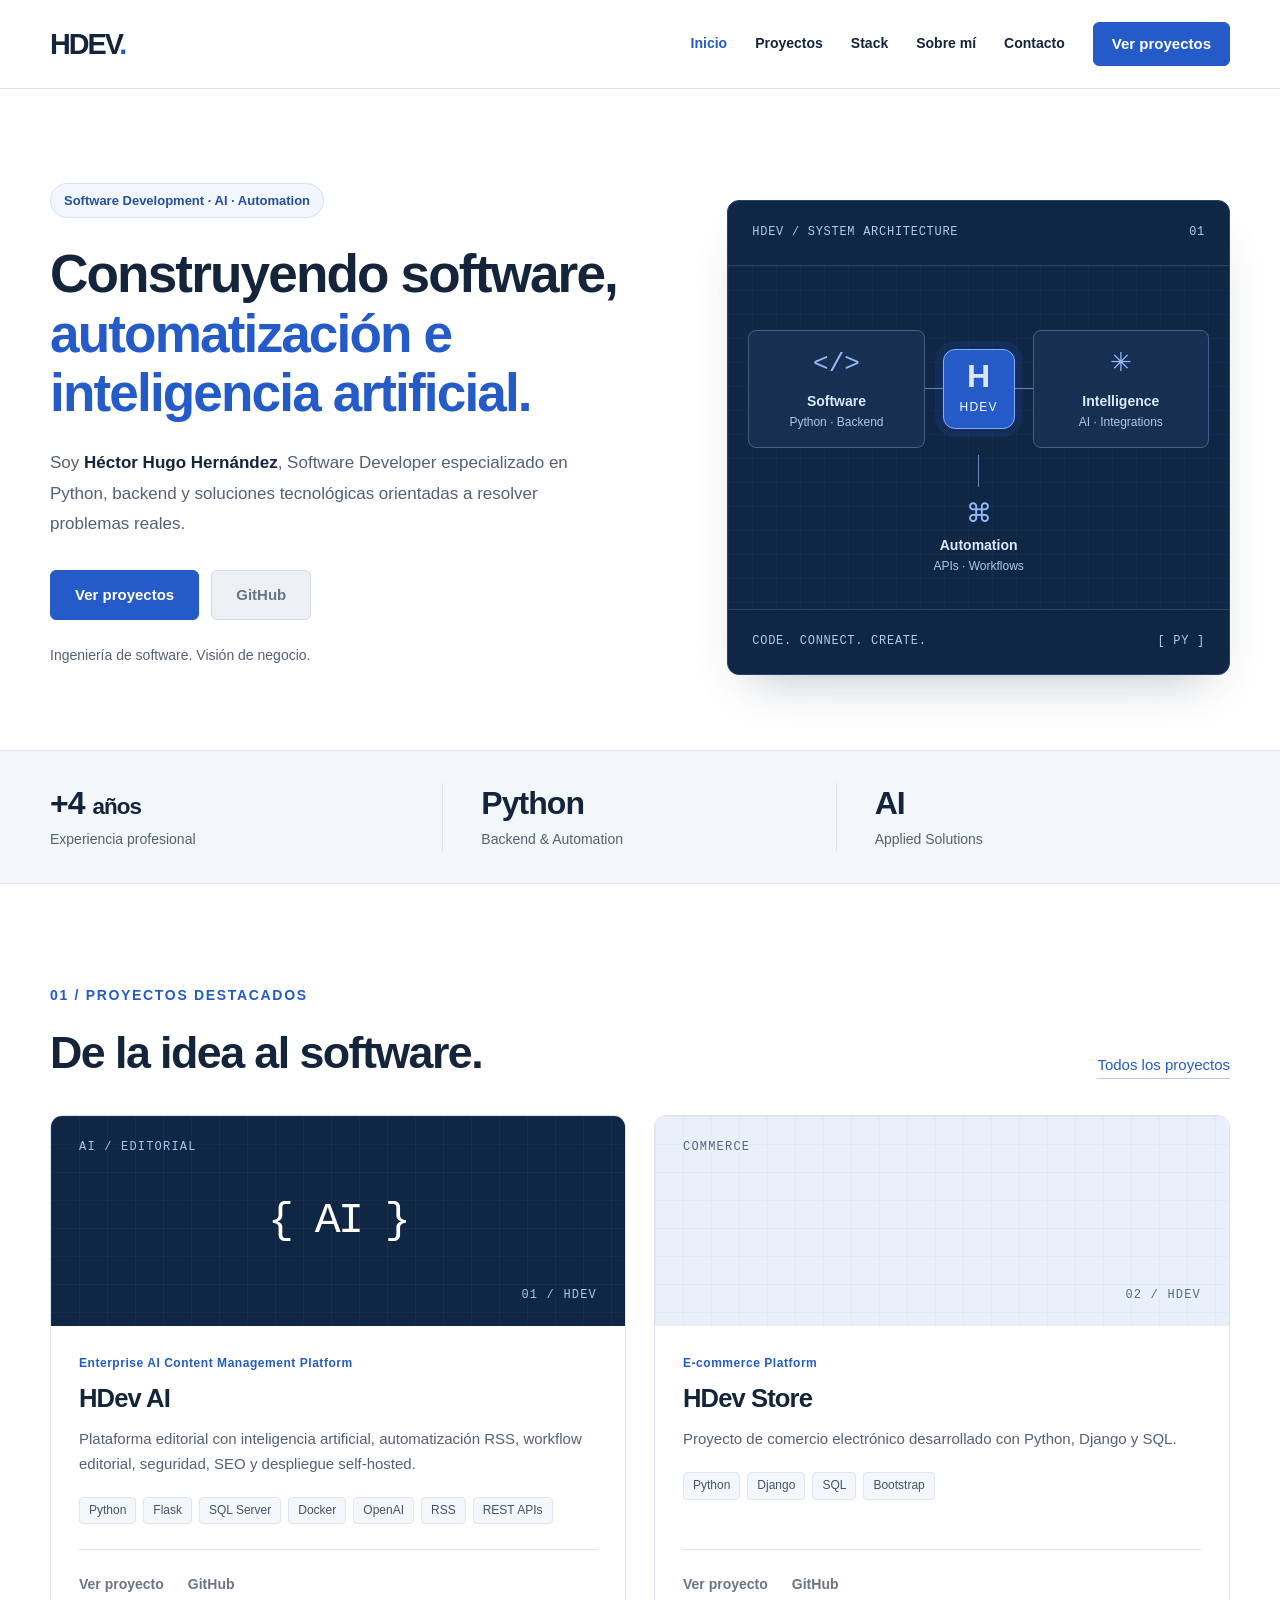
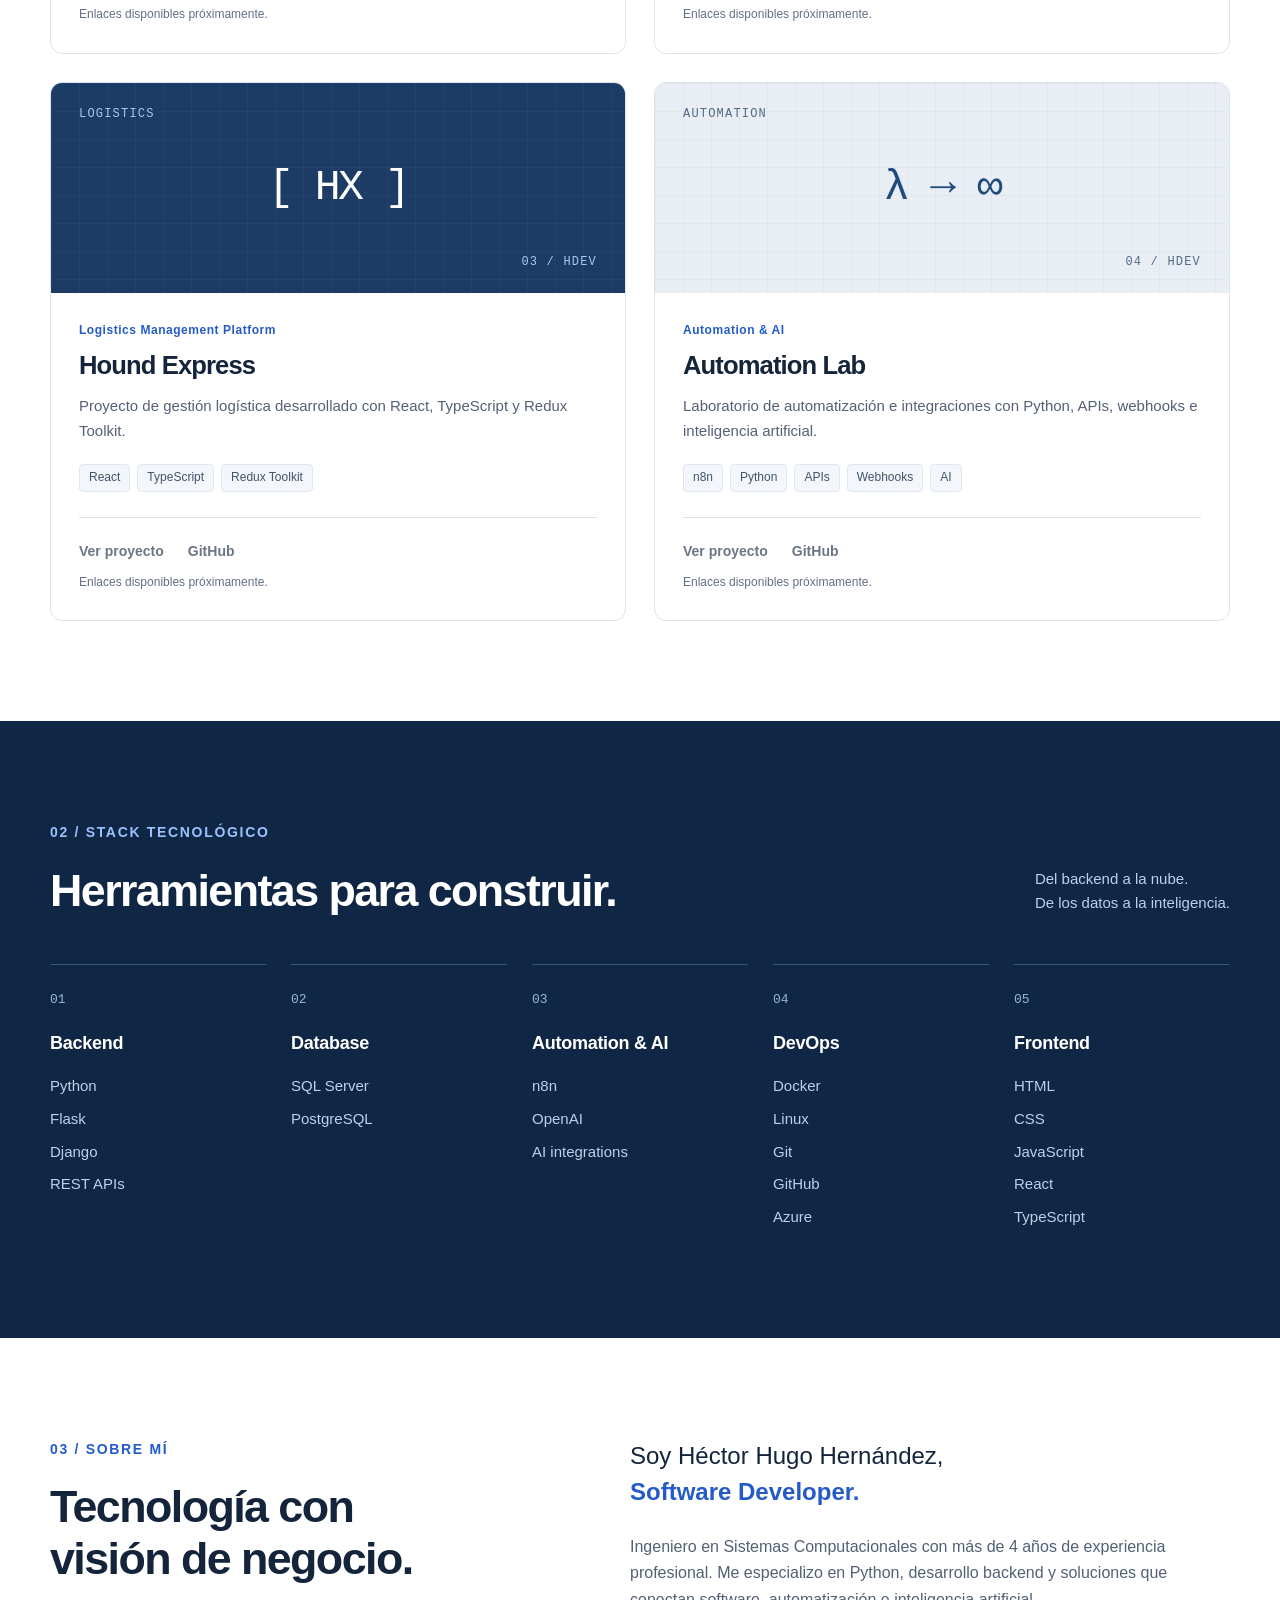
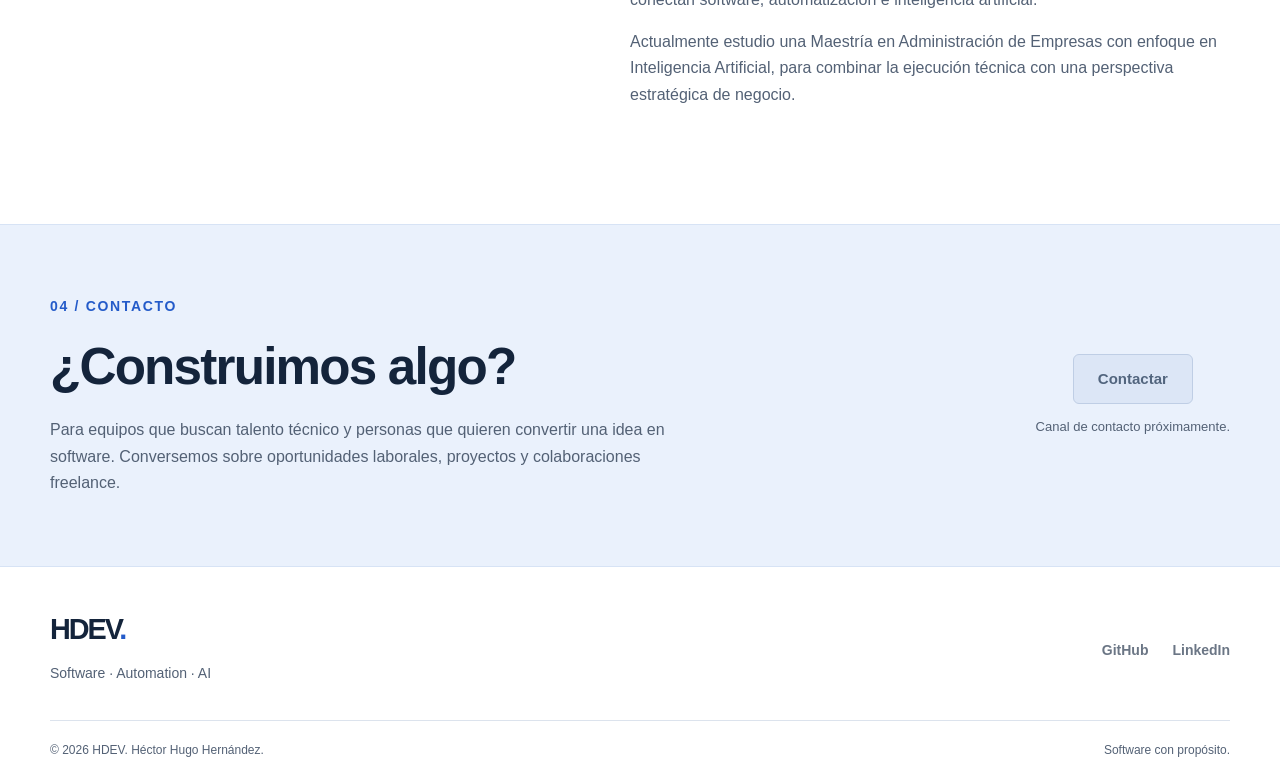
<file: index.html>
<!doctype html>
<html lang="es">
<head>
  <meta charset="utf-8">
  <meta name="viewport" content="width=device-width, initial-scale=1">
  <title>HDEV | Héctor Hugo Hernández — Software Developer</title>
  <meta name="description" content="Portfolio de Héctor Hugo Hernández, Software Developer con más de 4 años de experiencia. Python, backend, automatización e inteligencia artificial.">
  <meta name="theme-color" content="#102645">
  <!-- Dominio de producción previsto. Verificar antes de publicar. -->
  <link rel="canonical" href="https://hdevai.com/">
  <meta property="og:type" content="website">
  <meta property="og:locale" content="es_MX">
  <meta property="og:site_name" content="HDEV">
  <meta property="og:title" content="HDEV | Héctor Hugo Hernández — Software Developer">
  <meta property="og:description" content="Portfolio de Héctor Hugo Hernández, Software Developer con más de 4 años de experiencia. Python, backend, automatización e inteligencia artificial.">
  <meta property="og:url" content="https://hdevai.com/">
  <link rel="icon" href="assets/icons/favicon.svg" type="image/svg+xml">
  <link rel="stylesheet" href="css/styles.css">
  <script src="js/main.js" defer></script>
</head>
<body>
<a class="skip-link" href="#contenido">Saltar al contenido</a><header class="site-header"><div class="container nav-shell"><a class="brand" href="index.html" aria-label="HDEV, inicio">HDEV<span aria-hidden="true">.</span></a>
    <button class="menu-toggle" type="button" aria-expanded="false" aria-controls="main-nav" hidden>Menú <span aria-hidden="true">☰</span></button>
    <nav id="main-nav" aria-label="Navegación principal"><a href="#inicio" aria-current="page">Inicio</a><a href="projects.html" >Proyectos</a><a href="#stack">Stack</a><a href="#sobre-mi">Sobre mí</a><a href="#contacto">Contacto</a><a class="button button-small" href="projects.html">Ver proyectos</a></nav></div></header><main id="contenido"><section class="hero container" id="inicio" aria-labelledby="hero-title"><div class="hero-copy"><p class="badge">Software Development · AI · Automation</p><h1 id="hero-title">Construyendo software,<br><span>automatización e inteligencia artificial.</span></h1><p class="hero-description">Soy <strong>Héctor Hugo Hernández</strong>, Software Developer especializado en Python, backend y soluciones tecnológicas orientadas a resolver problemas reales.</p><div class="hero-actions"><a class="button" href="projects.html">Ver proyectos</a><button class="button button-outline" type="button" disabled data-link="profile-github">GitHub</button></div><p class="hero-caption">Ingeniería de software. Visión de negocio.</p></div>
<div class="system-visual" role="img" aria-label="Diagrama conceptual que conecta desarrollo backend, automatización e inteligencia artificial"><div class="system-top"><span>HDEV / SYSTEM ARCHITECTURE</span><span aria-hidden="true">01</span></div><div class="system-grid"><div class="system-node node-source"><span class="node-icon">&lt;/&gt;</span><strong>Software</strong><small>Python · Backend</small></div><div class="system-line" aria-hidden="true"></div><div class="system-core"><span>H</span><small>HDEV</small></div><div class="system-line" aria-hidden="true"></div><div class="system-node node-output"><span class="node-icon">✳</span><strong>Intelligence</strong><small>AI · Integrations</small></div><div class="automation-node"><span aria-hidden="true">⌘</span><strong>Automation</strong><small>APIs · Workflows</small></div></div><div class="system-bottom"><span>CODE. CONNECT. CREATE.</span><span aria-hidden="true">[ PY ]</span></div></div></section>
<section class="metrics" aria-label="Perfil técnico"><div class="container metrics-grid"><div><strong>+4 <span>años</span></strong><p>Experiencia profesional</p></div><div><strong>Python</strong><p>Backend &amp; Automation</p></div><div><strong>AI</strong><p>Applied Solutions</p></div></div></section><section class="section container" id="proyectos" aria-labelledby="projects-title"><div class="section-heading"><div><p class="eyebrow">01 / PROYECTOS DESTACADOS</p><h2 id="projects-title">De la idea al software.</h2></div><a class="text-link" href="projects.html">Todos los proyectos</a></div><div class="projects-grid"><article class="project-card reveal" id="hdev-ai" data-case-study="projects/hdev-ai.html">
        <div class="project-visual visual-hdev-ai" aria-hidden="true"><span class="visual-label">AI / EDITORIAL</span><div class="project-glyph">{ AI }</div><span class="visual-number">01 / HDEV</span></div>
        <div class="project-body"><p class="eyebrow">Enterprise AI Content Management Platform</p><h3>HDev AI</h3><p>Plataforma editorial con inteligencia artificial, automatización RSS, workflow editorial, seguridad, SEO y despliegue self-hosted.</p><ul class="tags" aria-label="Tecnologías de HDev AI"><li>Python</li><li>Flask</li><li>SQL Server</li><li>Docker</li><li>OpenAI</li><li>RSS</li><li>REST APIs</li></ul><div class="project-links"><button class="link-button" type="button" disabled data-link="hdev-ai-live">Ver proyecto</button><button class="link-button" type="button" disabled data-link="hdev-ai-github">GitHub</button></div><p class="pending">Enlaces disponibles próximamente.</p></div></article>
<article class="project-card reveal" id="hdev-store" data-case-study="projects/hdev-store.html">
        <div class="project-visual visual-hdev-store" aria-hidden="true"><span class="visual-label">COMMERCE</span><div class="project-glyph"></></div><span class="visual-number">02 / HDEV</span></div>
        <div class="project-body"><p class="eyebrow">E-commerce Platform</p><h3>HDev Store</h3><p>Proyecto de comercio electrónico desarrollado con Python, Django y SQL.</p><ul class="tags" aria-label="Tecnologías de HDev Store"><li>Python</li><li>Django</li><li>SQL</li><li>Bootstrap</li></ul><div class="project-links"><button class="link-button" type="button" disabled data-link="hdev-store-live">Ver proyecto</button><button class="link-button" type="button" disabled data-link="hdev-store-github">GitHub</button></div><p class="pending">Enlaces disponibles próximamente.</p></div></article>
<article class="project-card reveal" id="hound-express" data-case-study="projects/hound-express.html">
        <div class="project-visual visual-hound-express" aria-hidden="true"><span class="visual-label">LOGISTICS</span><div class="project-glyph">[ HX ]</div><span class="visual-number">03 / HDEV</span></div>
        <div class="project-body"><p class="eyebrow">Logistics Management Platform</p><h3>Hound Express</h3><p>Proyecto de gestión logística desarrollado con React, TypeScript y Redux Toolkit.</p><ul class="tags" aria-label="Tecnologías de Hound Express"><li>React</li><li>TypeScript</li><li>Redux Toolkit</li></ul><div class="project-links"><button class="link-button" type="button" disabled data-link="hound-express-live">Ver proyecto</button><button class="link-button" type="button" disabled data-link="hound-express-github">GitHub</button></div><p class="pending">Enlaces disponibles próximamente.</p></div></article>
<article class="project-card reveal" id="automation-lab" data-case-study="projects/automation-lab.html">
        <div class="project-visual visual-automation-lab" aria-hidden="true"><span class="visual-label">AUTOMATION</span><div class="project-glyph">λ → ∞</div><span class="visual-number">04 / HDEV</span></div>
        <div class="project-body"><p class="eyebrow">Automation & AI</p><h3>Automation Lab</h3><p>Laboratorio de automatización e integraciones con Python, APIs, webhooks e inteligencia artificial.</p><ul class="tags" aria-label="Tecnologías de Automation Lab"><li>n8n</li><li>Python</li><li>APIs</li><li>Webhooks</li><li>AI</li></ul><div class="project-links"><button class="link-button" type="button" disabled data-link="automation-lab-live">Ver proyecto</button><button class="link-button" type="button" disabled data-link="automation-lab-github">GitHub</button></div><p class="pending">Enlaces disponibles próximamente.</p></div></article></div></section><section class="stack-section" id="stack" aria-labelledby="stack-title"><div class="container section"><div class="section-heading"><div><p class="eyebrow">02 / STACK TECNOLÓGICO</p><h2 id="stack-title">Herramientas para construir.</h2></div><p>Del backend a la nube.<br>De los datos a la inteligencia.</p></div><div class="stack-grid"><article class="stack-item reveal"><span class="stack-number" aria-hidden="true">01</span><h3>Backend</h3><ul><li>Python</li><li>Flask</li><li>Django</li><li>REST APIs</li></ul></article><article class="stack-item reveal"><span class="stack-number" aria-hidden="true">02</span><h3>Database</h3><ul><li>SQL Server</li><li>PostgreSQL</li></ul></article><article class="stack-item reveal"><span class="stack-number" aria-hidden="true">03</span><h3>Automation & AI</h3><ul><li>n8n</li><li>OpenAI</li><li>AI integrations</li></ul></article><article class="stack-item reveal"><span class="stack-number" aria-hidden="true">04</span><h3>DevOps</h3><ul><li>Docker</li><li>Linux</li><li>Git</li><li>GitHub</li><li>Azure</li></ul></article><article class="stack-item reveal"><span class="stack-number" aria-hidden="true">05</span><h3>Frontend</h3><ul><li>HTML</li><li>CSS</li><li>JavaScript</li><li>React</li><li>TypeScript</li></ul></article></div></div></section><section class="section container about-section" id="sobre-mi" aria-labelledby="about-title"><div><p class="eyebrow">03 / SOBRE MÍ</p><h2 id="about-title">Tecnología con<br>visión de negocio.</h2></div><div class="about-copy"><p class="about-lead">Soy Héctor Hugo Hernández,<br><strong>Software Developer.</strong></p><p>Ingeniero en Sistemas Computacionales con más de 4 años de experiencia profesional. Me especializo en Python, desarrollo backend y soluciones que conectan software, automatización e inteligencia artificial.</p><p>Actualmente estudio una Maestría en Administración de Empresas con enfoque en Inteligencia Artificial, para combinar la ejecución técnica con una perspectiva estratégica de negocio.</p></div></section><section class="contact-section" id="contacto" aria-labelledby="contact-title"><div class="container contact-inner"><div><p class="eyebrow">04 / CONTACTO</p><h2 id="contact-title">¿Construimos algo?</h2><p>Para equipos que buscan talento técnico y personas que quieren convertir una idea en software. Conversemos sobre oportunidades laborales, proyectos y colaboraciones freelance.</p></div><div class="contact-actions"><button class="button button-light" disabled type="button" data-link="contact-email">Contactar</button><p>Canal de contacto próximamente.</p></div></div></section></main><footer class="site-footer"><div class="container footer-main"><div><a class="brand" href="index.html">HDEV<span aria-hidden="true">.</span></a><p>Software · Automation · AI</p></div><div class="footer-social"><button class="link-button" type="button" disabled data-link="profile-github">GitHub</button><button class="link-button" type="button" disabled data-link="profile-linkedin">LinkedIn</button></div></div><div class="container footer-bottom"><p>© <span data-year>2026</span> HDEV. Héctor Hugo Hernández.</p><span>Software con propósito.</span></div></footer></body></html>
</file>
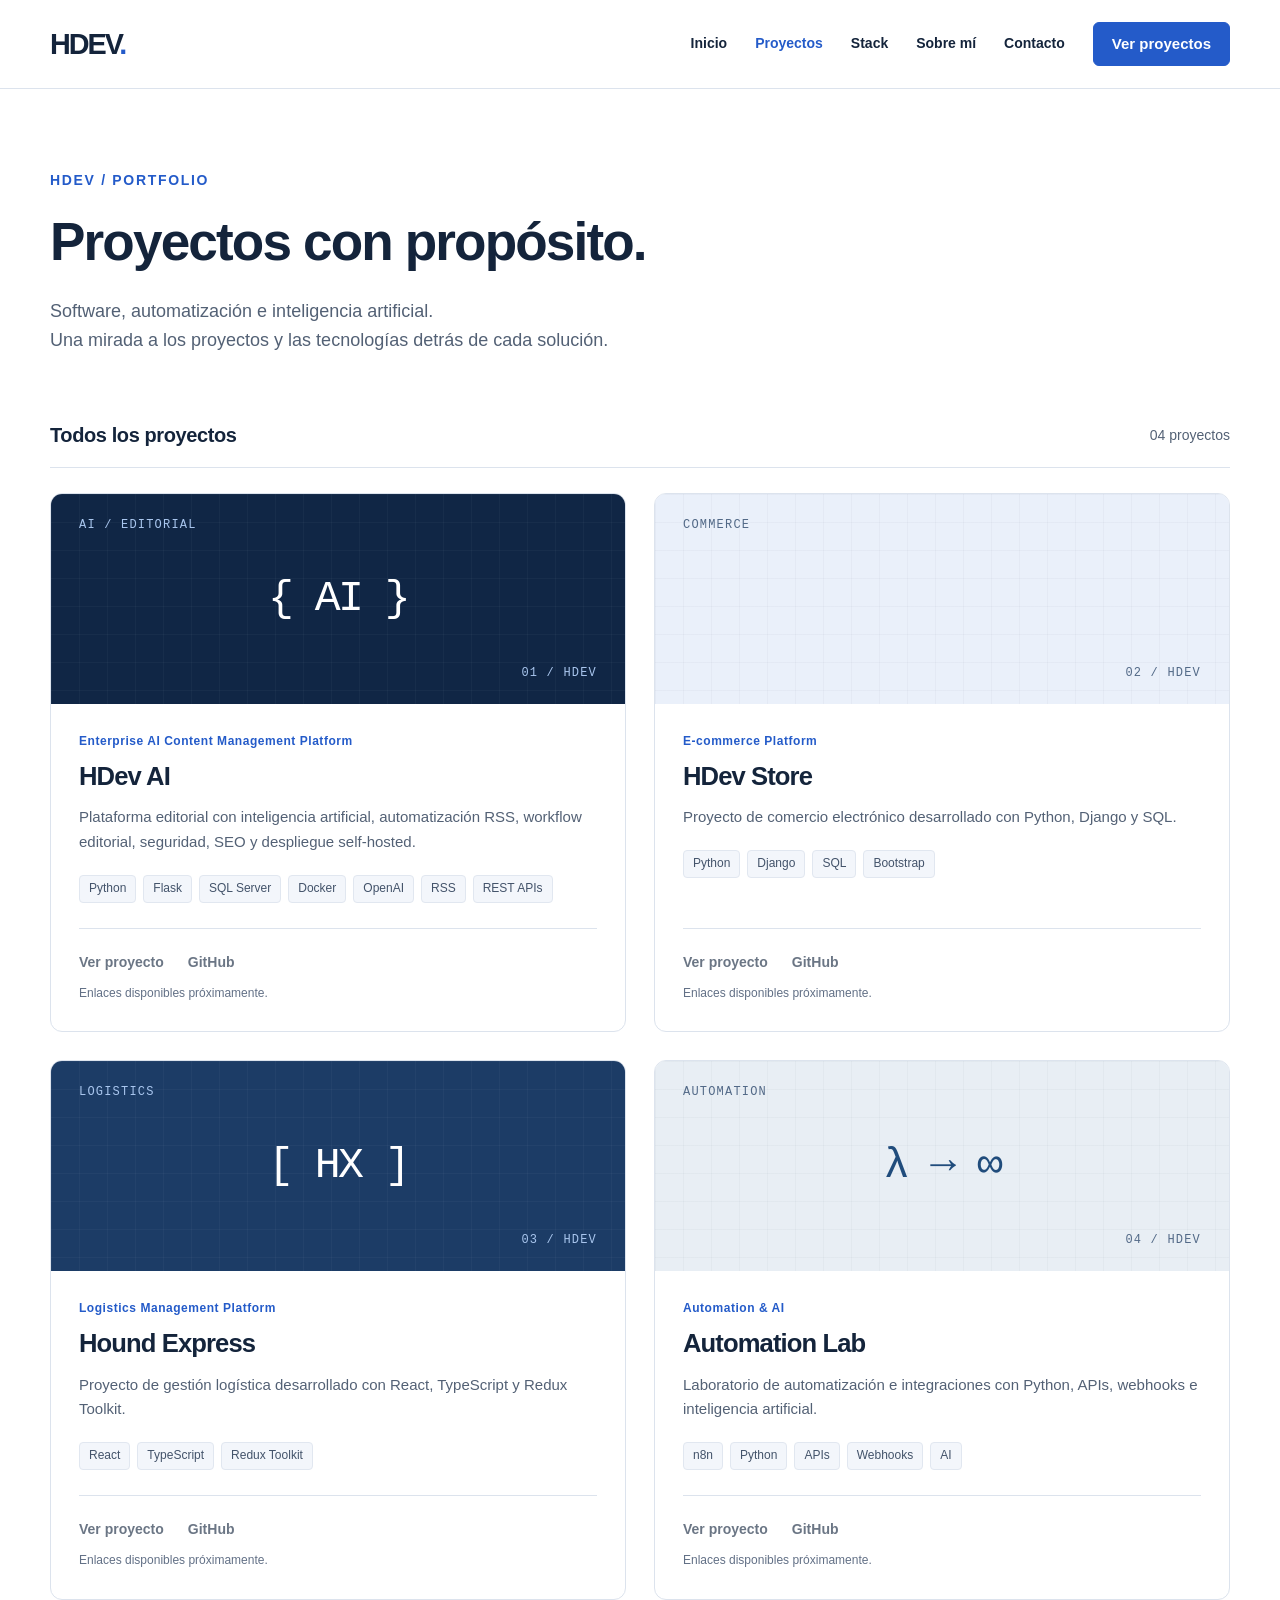
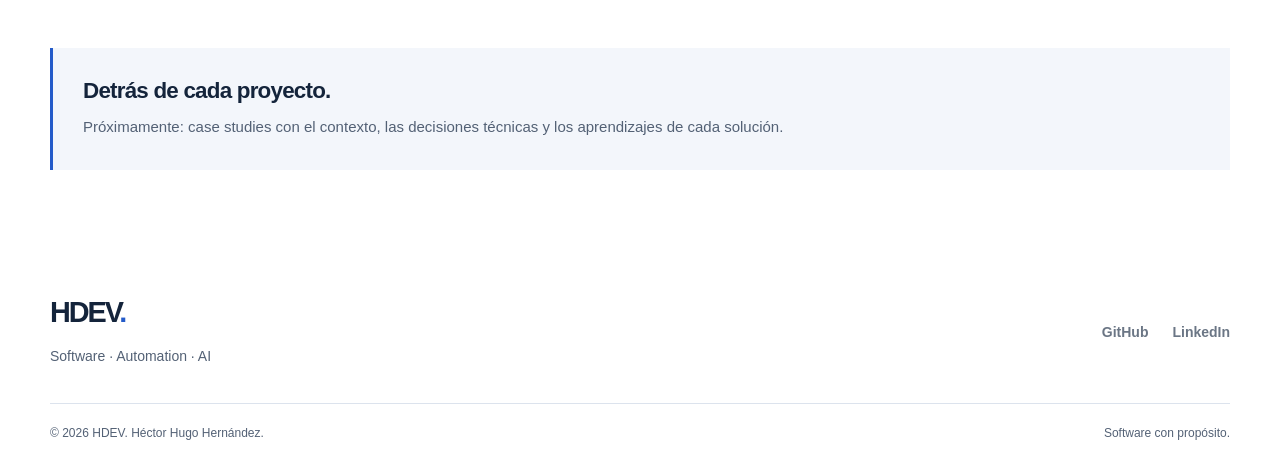
<file: projects.html>
<!doctype html>
<html lang="es">
<head>
  <meta charset="utf-8">
  <meta name="viewport" content="width=device-width, initial-scale=1">
  <title>Proyectos | HDEV — Héctor Hugo Hernández</title>
  <meta name="description" content="Explora los proyectos de Héctor Hugo Hernández: backend, comercio electrónico, logística, automatización e inteligencia artificial.">
  <meta name="theme-color" content="#102645">
  <!-- Dominio de producción previsto. Verificar antes de publicar. -->
  <link rel="canonical" href="https://hdevai.com/projects.html">
  <meta property="og:type" content="website">
  <meta property="og:locale" content="es_MX">
  <meta property="og:site_name" content="HDEV">
  <meta property="og:title" content="Proyectos | HDEV — Héctor Hugo Hernández">
  <meta property="og:description" content="Explora los proyectos de Héctor Hugo Hernández: backend, comercio electrónico, logística, automatización e inteligencia artificial.">
  <meta property="og:url" content="https://hdevai.com/projects.html">
  <link rel="icon" href="assets/icons/favicon.svg" type="image/svg+xml">
  <link rel="stylesheet" href="css/styles.css">
  <script src="js/main.js" defer></script>
</head>
<body>
<a class="skip-link" href="#contenido">Saltar al contenido</a><header class="site-header"><div class="container nav-shell"><a class="brand" href="index.html" aria-label="HDEV, inicio">HDEV<span aria-hidden="true">.</span></a>
    <button class="menu-toggle" type="button" aria-expanded="false" aria-controls="main-nav" hidden>Menú <span aria-hidden="true">☰</span></button>
    <nav id="main-nav" aria-label="Navegación principal"><a href="index.html#inicio" >Inicio</a><a href="projects.html" aria-current="page">Proyectos</a><a href="index.html#stack">Stack</a><a href="index.html#sobre-mi">Sobre mí</a><a href="index.html#contacto">Contacto</a><a class="button button-small" href="projects.html">Ver proyectos</a></nav></div></header><main id="contenido"><section class="container catalog-header"><p class="eyebrow">HDEV / PORTFOLIO</p><h1>Proyectos con propósito.</h1><p>Software, automatización e inteligencia artificial.<br>Una mirada a los proyectos y las tecnologías detrás de cada solución.</p></section><section class="container catalog-projects" aria-labelledby="catalog-title"><div class="catalog-summary"><h2 id="catalog-title">Todos los proyectos</h2><span>04 proyectos</span></div><div class="projects-grid"><article class="project-card reveal" id="hdev-ai" data-case-study="projects/hdev-ai.html">
        <div class="project-visual visual-hdev-ai" aria-hidden="true"><span class="visual-label">AI / EDITORIAL</span><div class="project-glyph">{ AI }</div><span class="visual-number">01 / HDEV</span></div>
        <div class="project-body"><p class="eyebrow">Enterprise AI Content Management Platform</p><h3>HDev AI</h3><p>Plataforma editorial con inteligencia artificial, automatización RSS, workflow editorial, seguridad, SEO y despliegue self-hosted.</p><ul class="tags" aria-label="Tecnologías de HDev AI"><li>Python</li><li>Flask</li><li>SQL Server</li><li>Docker</li><li>OpenAI</li><li>RSS</li><li>REST APIs</li></ul><div class="project-links"><button class="link-button" type="button" disabled data-link="hdev-ai-live">Ver proyecto</button><button class="link-button" type="button" disabled data-link="hdev-ai-github">GitHub</button></div><p class="pending">Enlaces disponibles próximamente.</p></div></article>
<article class="project-card reveal" id="hdev-store" data-case-study="projects/hdev-store.html">
        <div class="project-visual visual-hdev-store" aria-hidden="true"><span class="visual-label">COMMERCE</span><div class="project-glyph"></></div><span class="visual-number">02 / HDEV</span></div>
        <div class="project-body"><p class="eyebrow">E-commerce Platform</p><h3>HDev Store</h3><p>Proyecto de comercio electrónico desarrollado con Python, Django y SQL.</p><ul class="tags" aria-label="Tecnologías de HDev Store"><li>Python</li><li>Django</li><li>SQL</li><li>Bootstrap</li></ul><div class="project-links"><button class="link-button" type="button" disabled data-link="hdev-store-live">Ver proyecto</button><button class="link-button" type="button" disabled data-link="hdev-store-github">GitHub</button></div><p class="pending">Enlaces disponibles próximamente.</p></div></article>
<article class="project-card reveal" id="hound-express" data-case-study="projects/hound-express.html">
        <div class="project-visual visual-hound-express" aria-hidden="true"><span class="visual-label">LOGISTICS</span><div class="project-glyph">[ HX ]</div><span class="visual-number">03 / HDEV</span></div>
        <div class="project-body"><p class="eyebrow">Logistics Management Platform</p><h3>Hound Express</h3><p>Proyecto de gestión logística desarrollado con React, TypeScript y Redux Toolkit.</p><ul class="tags" aria-label="Tecnologías de Hound Express"><li>React</li><li>TypeScript</li><li>Redux Toolkit</li></ul><div class="project-links"><button class="link-button" type="button" disabled data-link="hound-express-live">Ver proyecto</button><button class="link-button" type="button" disabled data-link="hound-express-github">GitHub</button></div><p class="pending">Enlaces disponibles próximamente.</p></div></article>
<article class="project-card reveal" id="automation-lab" data-case-study="projects/automation-lab.html">
        <div class="project-visual visual-automation-lab" aria-hidden="true"><span class="visual-label">AUTOMATION</span><div class="project-glyph">λ → ∞</div><span class="visual-number">04 / HDEV</span></div>
        <div class="project-body"><p class="eyebrow">Automation & AI</p><h3>Automation Lab</h3><p>Laboratorio de automatización e integraciones con Python, APIs, webhooks e inteligencia artificial.</p><ul class="tags" aria-label="Tecnologías de Automation Lab"><li>n8n</li><li>Python</li><li>APIs</li><li>Webhooks</li><li>AI</li></ul><div class="project-links"><button class="link-button" type="button" disabled data-link="automation-lab-live">Ver proyecto</button><button class="link-button" type="button" disabled data-link="automation-lab-github">GitHub</button></div><p class="pending">Enlaces disponibles próximamente.</p></div></article></div><aside class="case-note"><h2>Detrás de cada proyecto.</h2><p>Próximamente: case studies con el contexto, las decisiones técnicas y los aprendizajes de cada solución.</p></aside></section></main><footer class="site-footer"><div class="container footer-main"><div><a class="brand" href="index.html">HDEV<span aria-hidden="true">.</span></a><p>Software · Automation · AI</p></div><div class="footer-social"><button class="link-button" type="button" disabled data-link="profile-github">GitHub</button><button class="link-button" type="button" disabled data-link="profile-linkedin">LinkedIn</button></div></div><div class="container footer-bottom"><p>© <span data-year>2026</span> HDEV. Héctor Hugo Hernández.</p><span>Software con propósito.</span></div></footer></body></html>
</file>
<file: css/styles.css>
/* Foundations */
:root{--ink:#14243b;--muted:#536175;--blue:#245bc9;--navy:#102645;--line:#dce3ed;--paper:#fff;--soft:#f3f6fb;--radius:12px;--container:1180px}
*{box-sizing:border-box}html{scroll-behavior:smooth;scroll-padding-top:100px}body{margin:0;color:var(--ink);background:var(--paper);font:16px/1.65 -apple-system,BlinkMacSystemFont,"Segoe UI",sans-serif}a{color:inherit;text-decoration:none}button{font:inherit}button:disabled{cursor:not-allowed}a,button{-webkit-tap-highlight-color:transparent}a:focus-visible,button:focus-visible{outline:3px solid #367de8;outline-offset:5px}h1,h2,h3,p{margin-top:0}h1,h2,h3{line-height:1.15;letter-spacing:-.035em}h2{font-size:clamp(2rem,3.6vw,2.8rem);font-weight:650}h3{font-size:1.6rem}p{color:var(--muted)}.container{width:min(var(--container),calc(100% - 64px));margin-inline:auto}.section{padding-block:100px}.eyebrow{font-size:.875rem;letter-spacing:.12em;font-weight:650;color:var(--blue);margin-bottom:20px}.skip-link{position:fixed;top:12px;left:12px;background:var(--navy);color:white;padding:12px 20px;z-index:10;transform:translateY(-180%)}.skip-link:focus{transform:translateY(0)}
/* Header and controls */
.site-header{border-bottom:1px solid var(--line);background:#fff;position:relative;z-index:5}.nav-shell{min-height:88px;display:flex;justify-content:space-between;align-items:center;gap:28px}.brand{font-size:1.8rem;letter-spacing:-.07em;font-weight:800;line-height:1}.brand span{color:var(--blue)}nav{display:flex;align-items:center;gap:28px}nav>a{font-size:.875rem;font-weight:550}nav>a:hover,nav>a[aria-current]{color:var(--blue)}.button{display:inline-flex;justify-content:center;align-items:center;min-height:50px;padding:12px 24px;background:var(--blue);color:#fff;border:1px solid var(--blue);border-radius:6px;font-size:.9375rem;font-weight:600;transition:background .2s,transform .2s}.button:hover:not(:disabled){background:#194baa;transform:translateY(-2px)}.button-small{min-height:42px;padding:9px 18px}nav>a.button{color:white}.button-outline{color:var(--ink);background:transparent;border-color:#bdc8d8}.button:disabled{opacity:1;background:#edf1f6;border-color:#d3dce7;color:#697487}.menu-toggle{padding:8px 12px;border:1px solid var(--line);border-radius:5px;background:white;min-height:44px}.menu-toggle[hidden]{display:none}
/* Hero: conceptual architecture diagram, no imagery requests */
.hero{display:grid;grid-template-columns:1.22fr 1fr;gap:64px;align-items:center;padding-block:94px 82px}.badge{display:inline-block;border:1px solid #d7e2f5;border-radius:30px;background:#f1f6ff;padding:6px 13px;color:#25509a;font-size:.8125rem;font-weight:600;margin-bottom:26px}h1{font-size:clamp(2.5rem,4.15vw,3.65rem);font-weight:650;line-height:1.12;margin-bottom:25px}h1 span{color:var(--blue)}.hero-description{font-size:1.0625rem;max-width:570px;line-height:1.8}.hero-description strong{color:var(--ink);font-weight:600}.hero-actions{display:flex;gap:12px;margin-top:30px}.hero-caption{font-size:.875rem;margin-top:24px;margin-bottom:0}.system-visual{color:#dce8fa;background:var(--navy);border:1px solid #24446b;border-radius:var(--radius);box-shadow:0 24px 50px -25px #10264555;overflow:hidden;transform:translateY(12px)}.system-top,.system-bottom{display:flex;justify-content:space-between;padding:22px 24px;font-family:Consolas,monospace;font-size:.75rem;letter-spacing:.06em;color:#b2c9e7}.system-top{border-bottom:1px solid #2b4260}.system-bottom{border-top:1px solid #2b4260}.system-grid{display:grid;grid-template-columns:1fr 18px 72px 18px 1fr;align-items:center;position:relative;padding:64px 20px 32px;background-image:linear-gradient(#ffffff06 1px,transparent 1px),linear-gradient(90deg,#ffffff06 1px,transparent 1px);background-size:24px 24px;gap:0}.system-node{display:flex;flex-direction:column;align-items:center;text-align:center;padding:14px 4px;border:1px solid #42618a;border-radius:8px;background:#172f50}.system-node strong{font-size:.875rem}.system-node small,.automation-node small{color:#b0c8e7;font-size:.75rem}.node-icon{font:26px/1.5 Consolas,monospace;color:#93bbfa;margin-bottom:6px}.system-line{height:1px;background:#6389bc}.system-core{display:flex;flex-direction:column;align-items:center;justify-content:center;width:72px;height:80px;border:1px solid #82b0f8;background:#245bc9;border-radius:12px;box-shadow:0 0 0 8px #245bc922}.system-core>span{font-size:2rem;font-weight:700;line-height:1}.system-core small{font-size:.75rem;color:#fff;letter-spacing:.1em;margin-top:6px}.automation-node{grid-column:2/5;display:flex;flex-direction:column;align-items:center;margin-top:44px;position:relative}.automation-node:before{content:"";position:absolute;height:32px;width:1px;top:-37px;background:#6389bc}.automation-node>span{color:#93bbfa;font-size:1.6rem}.automation-node strong{font-size:.875rem}
/* Metrics and projects */
.metrics{border-block:1px solid var(--line);background:var(--soft)}.metrics-grid{display:grid;grid-template-columns:repeat(3,1fr);padding-block:32px}.metrics-grid>div{padding-inline:38px;border-right:1px solid var(--line)}.metrics-grid>div:first-child{padding-left:0}.metrics-grid>div:last-child{border:0}.metrics strong{font-size:2rem;line-height:1.3;font-weight:650;letter-spacing:-.03em}.metrics strong span{font-size:1.4rem}.metrics p{margin:4px 0 0;font-size:.875rem}.section-heading{display:flex;justify-content:space-between;gap:24px;align-items:flex-end;margin-bottom:36px}.section-heading h2{margin-bottom:0}.section-heading>p{margin-bottom:0}.text-link{font-size:.9375rem;color:var(--blue);border-bottom:1px solid #b5cbf2;white-space:nowrap}.text-link:hover{border-color:var(--blue)}.projects-grid{display:grid;grid-template-columns:repeat(2,minmax(0,1fr));gap:28px}.project-card{border:1px solid var(--line);border-radius:var(--radius);overflow:hidden;background:white;display:flex;flex-direction:column;transition:border-color .2s}.project-card:hover{border-color:#96b3db}.project-visual{height:210px;padding:22px 28px;display:flex;flex-direction:column;justify-content:space-between;position:relative;overflow:hidden;color:#a9c6ee;background:#102645;background-image:linear-gradient(#ffffff08 1px,transparent 1px),linear-gradient(90deg,#ffffff08 1px,transparent 1px);background-size:28px 28px}.visual-label,.visual-number{font:.75rem/1.5 Consolas,monospace;letter-spacing:.1em}.visual-number{align-self:flex-end}.project-glyph{font:2.7rem/1.2 Consolas,monospace;letter-spacing:-.06em;align-self:center;color:#fff}.visual-hdev-store{background-color:#eaf0fa;color:#526987;background-image:linear-gradient(#10264508 1px,transparent 1px),linear-gradient(90deg,#10264508 1px,transparent 1px)}.visual-hdev-store .project-glyph{color:#245bc9}.visual-hound-express{background-color:#1c3c66}.visual-automation-lab{background-color:#e8eef4;color:#526987;background-image:linear-gradient(#10264508 1px,transparent 1px),linear-gradient(90deg,#10264508 1px,transparent 1px)}.visual-automation-lab .project-glyph{color:#204c7c}.project-body{padding:28px;flex:1;display:flex;flex-direction:column}.project-body .eyebrow{font-size:.75rem;letter-spacing:.045em;margin-bottom:10px}.project-body h3{margin-bottom:14px}.project-body>p:not(.eyebrow):not(.pending){font-size:.9375rem;margin-bottom:20px}.tags{list-style:none;padding:0;display:flex;flex-wrap:wrap;gap:7px;margin:0 0 25px}.tags li{background:var(--soft);border:1px solid #e1e7f0;color:#43536a;padding:3px 9px;border-radius:4px;font-size:.75rem}.project-links{display:flex;gap:24px;margin-top:auto;padding-top:18px;border-top:1px solid var(--line)}.link-button{border:0;padding:0;background:none;font-size:.875rem;font-weight:600;min-height:32px}.link-button:disabled{color:#6b7685}.pending{font-size:.75rem;margin:5px 0 0;color:#627086}
/* Stack, about, contact */
.stack-section{background:var(--navy);color:white}.stack-section .eyebrow{color:#9cc1ff}.stack-section .section-heading>p{color:#bed0e7;font-size:.9375rem}.stack-grid{display:grid;grid-template-columns:repeat(5,minmax(0,1fr));gap:25px;margin-top:48px}.stack-item{border-top:1px solid #3c5575;padding-top:20px}.stack-number{color:#9bb5d8;font: .8125rem Consolas,monospace}.stack-item h3{font-size:1.125rem;margin-top:22px;margin-bottom:20px;letter-spacing:-.015em}.stack-item ul{padding:0;margin:0;list-style:none;color:#bed0e7;font-size:.9375rem}.stack-item li{margin-bottom:8px}.about-section{display:grid;grid-template-columns:1fr 1.2fr;gap:80px}.about-copy p{max-width:600px}.about-copy .about-lead{font-size:1.5rem;line-height:1.5;color:var(--ink)}.about-lead strong{font-weight:600;color:var(--blue)}.contact-section{background:#eaf1fc;border-block:1px solid #d7e3f5}.contact-inner{display:grid;grid-template-columns:1fr auto;align-items:center;gap:70px;padding-block:70px}.contact-inner h2{font-size:clamp(2.2rem,4vw,3.3rem);margin-bottom:20px}.contact-inner p:not(.eyebrow){max-width:650px;margin-bottom:0}.contact-actions{text-align:center}.contact-actions p{font-size:.8125rem;margin-top:12px}.button-light:disabled{background:#dce6f6;color:#52657e;border-color:#bfcee5}.site-footer{padding-top:48px}.footer-main{display:flex;justify-content:space-between;align-items:center;gap:24px;padding-bottom:35px}.footer-main p{font-size:.875rem;margin:14px 0 0}.footer-social{display:flex;gap:24px}.footer-bottom{border-top:1px solid var(--line);display:flex;justify-content:space-between;gap:20px;padding-block:20px;color:var(--muted);font-size:.75rem}.footer-bottom p{margin:0}.catalog-header{padding-block:80px 50px;max-width:var(--container)}.catalog-header h1{max-width:850px}.catalog-header>p:last-child{font-size:1.125rem}.catalog-projects{padding-bottom:80px}.catalog-summary{display:flex;justify-content:space-between;align-items:center;margin-bottom:25px;border-bottom:1px solid var(--line);padding-bottom:20px}.catalog-summary h2{font-size:1.25rem;margin:0;letter-spacing:-.02em}.catalog-summary span{font-size:.875rem;color:var(--muted)}.case-note{margin-top:48px;padding:30px;background:var(--soft);border-left:3px solid var(--blue)}.case-note h2{font-size:1.4rem;margin-bottom:12px}.case-note p{margin-bottom:0;font-size:.9375rem}.reveal.is-pending{opacity:0;transform:translateY(14px)}.reveal{transition:opacity .5s,transform .5s}
/* Responsive and motion preferences */
@media(min-width:1500px){.hero{padding-block:115px 100px}}
@media(max-width:1050px){nav{gap:17px}.hero{gap:30px}.system-grid{grid-template-columns:1fr 12px 62px 12px 1fr;padding-inline:12px}.system-core{width:62px}.system-node small{font-size:.75rem}.stack-grid{grid-template-columns:repeat(3,minmax(0,1fr))}.about-section{gap:45px}}
@media(max-width:800px){.container{width:calc(100% - 40px)}.nav-shell{min-height:76px;flex-wrap:wrap;padding-block:20px}.menu-toggle:not([hidden]){display:inline-flex;gap:12px;align-items:center}nav{width:100%;display:flex;flex-wrap:wrap;padding-bottom:8px;gap:20px}nav[data-mobile][hidden]{display:none}.hero{grid-template-columns:1fr;padding-block:55px;gap:35px}.hero h1{max-width:660px}.hero-description{max-width:620px}.system-visual{width:min(100%,520px);justify-self:center;transform:none}.system-grid{grid-template-columns:1fr 22px 72px 22px 1fr;padding:42px 25px 28px}.system-core{width:72px}.section{padding-block:65px}.section-heading{align-items:flex-start;flex-direction:column}.about-section{grid-template-columns:1fr;gap:18px}.contact-inner{grid-template-columns:1fr;gap:30px;padding-block:55px}.contact-actions{text-align:left}.stack-grid{gap:32px}.catalog-header{padding-block:55px 35px}}
@media(max-width:560px){.container{width:calc(100% - 36px)}h1{font-size:2.4rem}.badge{font-size:.75rem;padding-inline:10px}.hero-actions{flex-wrap:wrap}.projects-grid{grid-template-columns:1fr;gap:24px}.metrics-grid{padding-block:25px;gap:12px}.metrics-grid>div{padding-inline:10px}.metrics strong{font-size:1.4rem}.metrics strong span{font-size:1rem}.metrics p{font-size:.75rem}.stack-grid{grid-template-columns:repeat(2,minmax(0,1fr));gap:26px}.project-body{padding:24px}.system-top,.system-bottom{padding:18px 16px;font-size:.75rem;letter-spacing:0}.system-grid{grid-template-columns:1fr 10px 58px 10px 1fr;padding-inline:12px}.system-core{width:58px;height:72px}.system-node strong{font-size:.8125rem}.system-node small{font-size:.75rem}.footer-main{align-items:flex-start;flex-direction:column}.footer-bottom{flex-direction:column;gap:6px}.catalog-summary{gap:18px}.catalog-header h1{font-size:2.5rem}}
@media(prefers-reduced-motion:reduce){html{scroll-behavior:auto}*,*:before,*:after{transition:none!important;animation:none!important}.reveal.is-pending{opacity:1;transform:none}.button:hover:not(:disabled){transform:none}}
</file>
